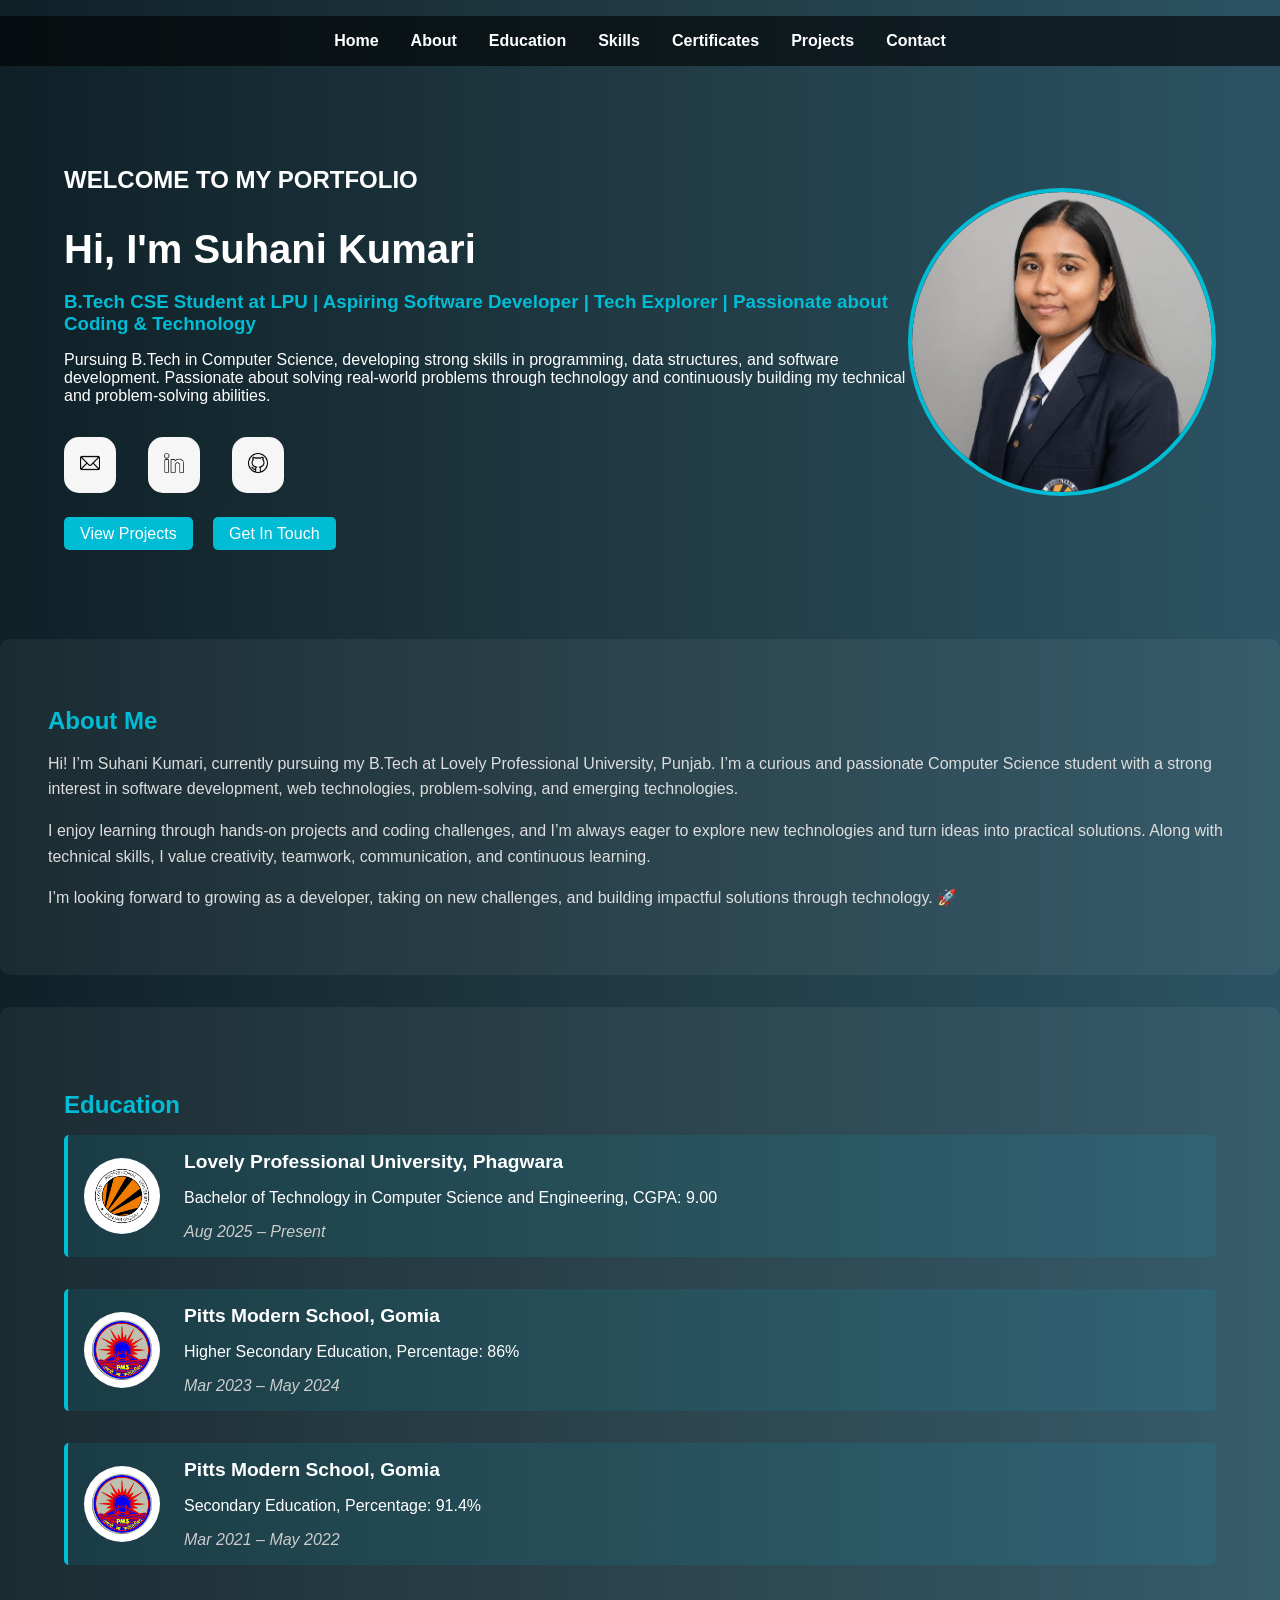
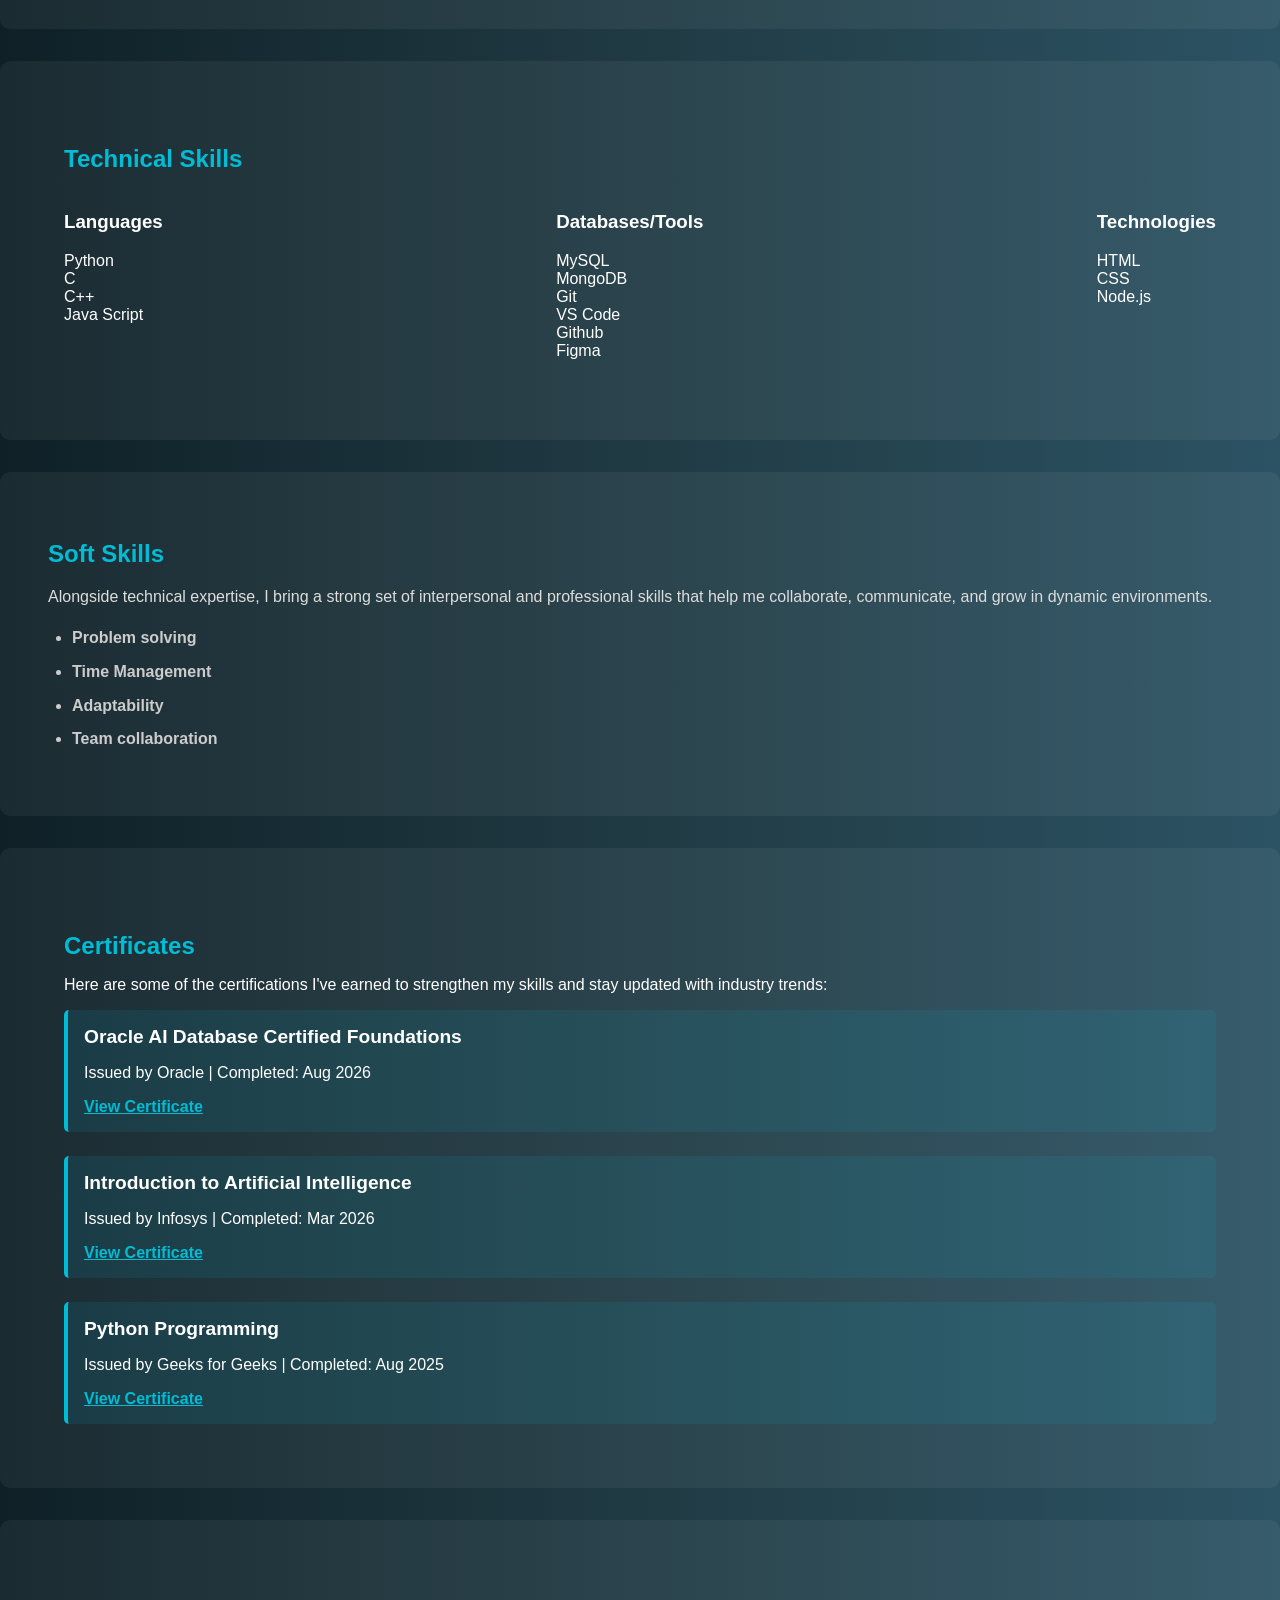
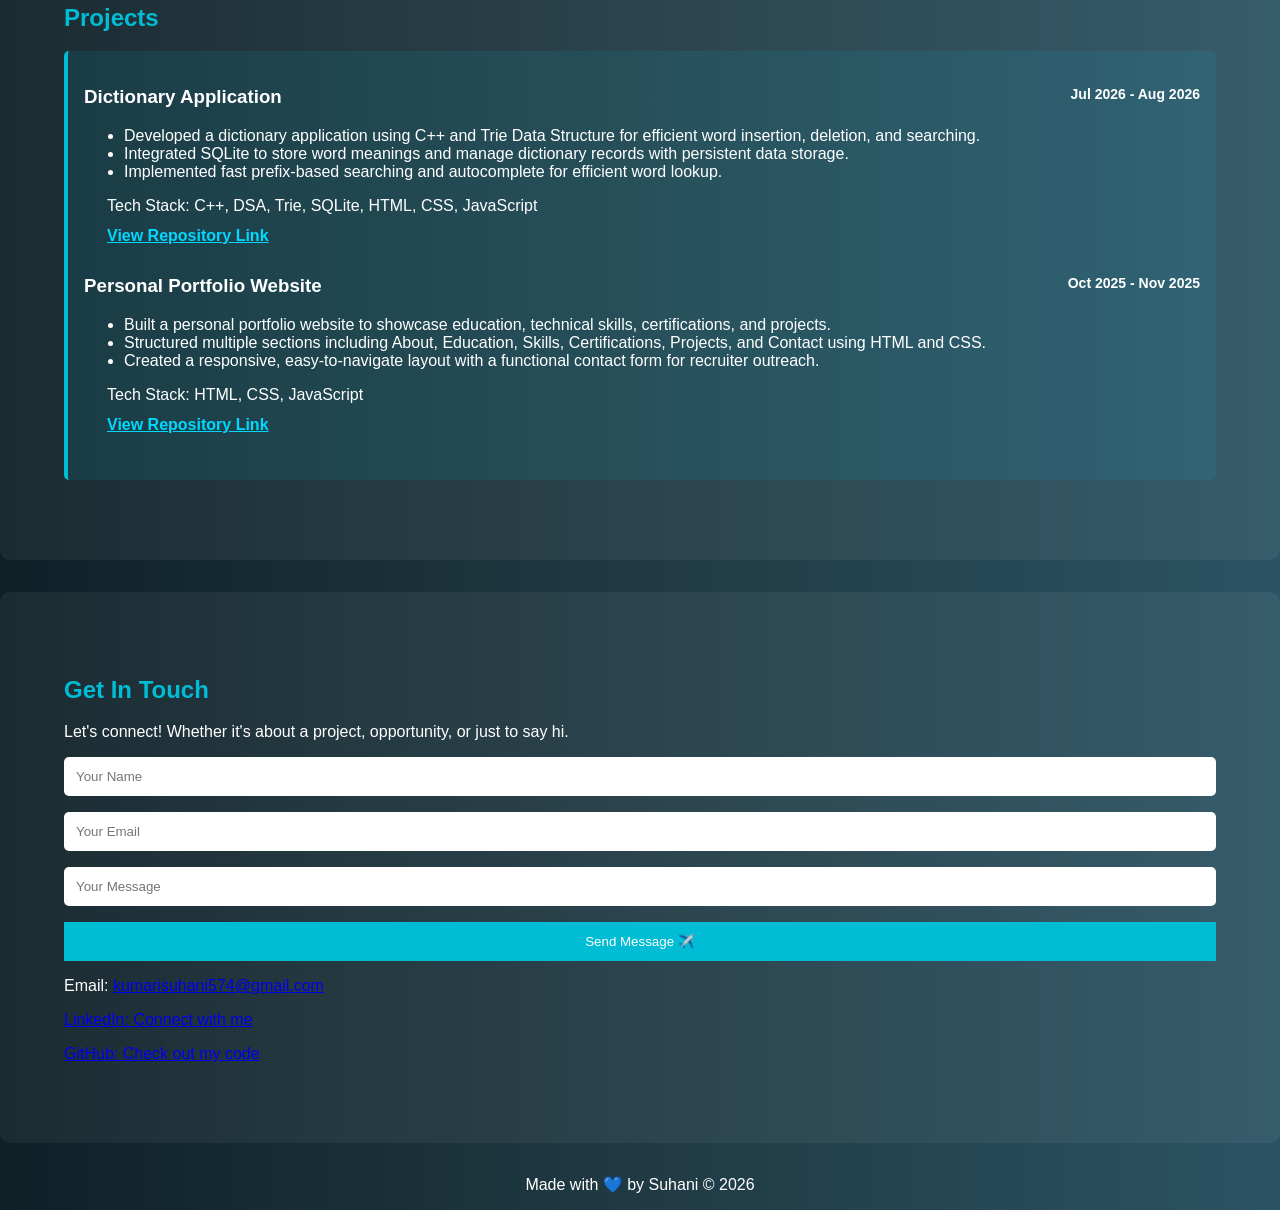
<file: portfolio.html>
<!DOCTYPE html>
<html lang="en">
<head>
    <meta charset="UTF-8">
    <meta name="viewport" content="width=device-width, initial-scale=1.0">
    <title>Document</title>
    <link rel="stylesheet" href="style.css">
</head>
<body>
    <header>
    <nav>
      <ul>
        <li><a href="#home">Home</a></li>
        <li><a href="#about">About</a></li>
        <li><a href="#education">Education</a></li>
        <li><a href="#skills">Skills</a></li>
        <li><a href="#certificates">Certificates</a></li>
        <li><a href="#projects">Projects</a></li>
    
        <li><a href="#contact">Contact</a></li>
        
      </ul>
    </nav>
  </header>

  <section id="home" class="hero">
    <div class="intro">
      <h2>WELCOME TO MY PORTFOLIO</h2>
      <h1>Hi, I'm Suhani Kumari</h1>
      <h3>B.Tech CSE Student at LPU | Aspiring Software Developer | Tech Explorer | Passionate about Coding & Technology </h3>
      <p>Pursuing B.Tech in Computer Science, developing strong skills in programming, data structures, and software development. Passionate about solving real-world problems through technology and continuously building my technical and problem-solving abilities.
</p>
      
      <section class="social-icons">
  <a href="mailto:kumarisuhani574@gmail.com" target="_blank" class="icon-button">
    <img src="email.png" alt="" />
  </a>
  <a href="https://www.linkedin.com/in/suhani-kumari07/" target="_blank" class="icon-button">
    <img src="linkedin.png" alt="" />
  </a>
  <a href="https://github.com/Suhani-kumari-007" target="_blank" class="icon-button">
    <img src="github.png" alt="" />
  </a>
</section>

      <div class="buttons">
        <a href="#projects">View Projects</a>
        <a href="#contact">Get In Touch</a>
      </div>
    </div>
    <div class="profile-photo">
      <!-- Add your image here -->
      <img src="kappframework-QvBveU(1)(1).png" alt="Priyeshi" />
    </div>
  </section>

  <!-- Add other sections: About, Skills, Projects, Experience, Contact -->




<section id="about" class="about-section">
  <h2>About Me</h2>
  <p>Hi! I’m Suhani Kumari, currently pursuing my B.Tech at Lovely Professional University, Punjab. I’m a curious and passionate Computer Science student with a strong interest in software development, web technologies, problem-solving, and emerging technologies.</p>
  <p>I enjoy learning through hands-on projects and coding challenges, and I’m always eager to explore new technologies and turn ideas into practical solutions. Along with technical skills, I value creativity, teamwork, communication, and continuous learning.</p>
  <p>I’m looking forward to growing as a developer, taking on new challenges, and building impactful solutions through technology. 🚀</p>
</section>





  
  
    

<section id="education" class="education-section">
  <h2>Education</h2>
  

  <div class="education-timeline">
    <div class="edu-card">
      <img src="lpu.png" alt="LPU Logo" />
      <div>
        <h3>Lovely Professional University, Phagwara</h3>
        <p>Bachelor of Technology in Computer Science and Engineering, CGPA: 9.00</p>
        <span>Aug 2025 – Present</span>
      </div>
    </div>

  

    <div class="edu-card">
      <img src="pms logo.jpg" alt="Pms Logo" />
      <div>
        <h3>Pitts Modern School, Gomia</h3>
        <p>Higher Secondary Education, Percentage: 86%</p>
        <span>Mar 2023 – May 2024</span>
      </div>
    </div>

    <div class="edu-card">
      <img src="pms logo.jpg" alt="pms Logo" />
      <div>
        <h3>Pitts Modern School, Gomia</h3>
        <p>Secondary Education, Percentage: 91.4%</p>
        <span>Mar 2021 – May 2022</span>
      </div>
    </div>
  </div>
</section>


<section id="skills" class="skills-section">
  <h2>Technical Skills</h2>
  <div class="skills-grid">
    <div class="skill-category">
      <h3>Languages</h3>
      <ul>
        <li>Python</li>
        <li>C</li>
        <li>C++</li>
        <li>Java Script</li>
      </ul>
    </div>
    <div class="skill-category">
      <h3>Databases/Tools</h3>
      <ul>
        <li>MySQL</li>
        <li>MongoDB</li>
        <li>Git</li>
        <li>VS Code</li>
        <li>Github</li>
        <li>Figma</li>
      </ul>
    </div>
    <div class="skill-category">
      <h3>Technologies</h3>
      <ul>
        <li>HTML</li>
        <li>CSS</li>
        <li>Node.js</li>
      </ul>
    
    </div>
    
  </div>
</section>

    
      
  
<section id="soft-skills" class="info-section">
  <h2>Soft Skills</h2>
  <p>Alongside technical expertise, I bring a strong set of interpersonal and professional skills that help me collaborate, communicate, and grow in dynamic environments.</p>
  <ul>
    <li><strong>Problem solving</strong></li>
    <li><strong>Time Management</strong></li>
    <li><strong>Adaptability</strong></li>
    <li><strong>Team collaboration</strong></li>
  </ul>
  </ul>
</section>







    
    
    
    

        




<section id="certificates" class="certificates-section">
  <h2>Certificates</h2>
  <p>Here are some of the certifications I've earned to strengthen my skills and stay updated with industry trends:</p>
  
  <div class="certificate-list">
    <div class="certificate-card">
      <h3>Oracle AI Database Certified Foundations</h3>
      <p>Issued by Oracle | Completed: Aug 2026</p>
      <a href="eCertificate (1).pdf" target="_blank">View Certificate</a>
    </div>
    
    <div class="certificate-card">
      <h3>Introduction to Artificial Intelligence</h3>
      <p>Issued by Infosys | Completed: Mar 2026</p>
      <a href="dda4f760-c8d7-454d-b613-df2ab81c045f (2).pdf" target="_blank">View Certificate</a>
    </div>

    <div class="certificate-card">
      <h3>Python Programming</h3>
      <p>Issued by Geeks for Geeks | Completed: Aug 2025</p>
      <a href="geeks for geeks python certificate.pdf" target="_blank">View Certificate</a>
    </div>
  </div>
</section>






<section id="projects" class="projects-section">
  <h2>Projects</h2>
  <div class="project-card">
    <div class="project-item">
      <h3>Dictionary Application</h3>
      <span class="project-date">Jul 2026 - Aug 2026</span>
      <ul>
          <li>Developed a dictionary application using C++ and Trie Data Structure for efficient word insertion, deletion, and searching. </li>
          <li>Integrated SQLite to store word meanings and manage dictionary records with persistent data storage.</li>
          <li>Implemented fast prefix-based searching and autocomplete for efficient word lookup.</li>
      </ul>
      <span class="tech-used">Tech Stack: C++, DSA, Trie, SQLite, HTML, CSS, JavaScript</span>
      <a href="https://github.com/Suhani-kumari-007/dictionary-application" target="_blank" class="repo-link">View Repository Link</a>
    </div>
    <div class="project-item">
      <h3>Personal Portfolio Website</h3>
      <span class="project-date">Oct 2025 - Nov 2025</span>
      <ul>
        <li>Built a personal portfolio website to showcase education, technical skills, certifications, and projects.</li>
        <li>Structured multiple sections including About, Education, Skills, Certifications, Projects, and Contact using HTML and CSS. </li>
        <li>Created a responsive, easy-to-navigate layout with a functional contact form for recruiter outreach.</li>
      </ul>
      <span class="tech-used">Tech Stack: HTML, CSS, JavaScript</span>
      <a href="https://github.com/Suhani-kumari-007/portfolio" target="_blank" class="repo-link">View Repository Link</a>
    </div>
  </div>
</section>


<section id="contact" class="contact-section">
  <h2>Get In Touch</h2>
  <p>Let's connect! Whether it's about a project, opportunity, or just to say hi.</p>
  <form>
    <input type="text" placeholder="Your Name" required />
    <input type="email" placeholder="Your Email" required />
    <input type="text" placeholder="Your Message" required>
    
    <button type="submit">Send Message ✈️</button>
  </form>
  <div class="contact-links">
    <p>Email: <a href="mailto:kumarisuhani574@gmail.com">kumarisuhani574@gmail.com</a></p>
    <p><a href="https://www.linkedin.com/in/suhani-kumari07">LinkedIn: Connect with me</a></p>
    <p><a href="https://github.com/Suhani-kumari-007">GitHub: Check out my code</a></p>
  </div>
</section>

<footer>
    <p><center>Made with 💙 by Suhani © 2026</center></p>
  </footer>


</body>
</html>
</file>
<file: style.css>
body {
  margin: 0;
  font-family: 'Segoe UI', sans-serif;
  background: linear-gradient(to right, #0f2027, #203a43, #2c5364);
  color: white;
}

header nav ul {
  display: flex;
  justify-content: center;
  list-style: none;
  padding: 1rem;
  background-color: rgba(0, 0, 0, 0.6);
}

nav ul li {
  margin: 0 1rem;
}

nav ul li a {
  color: white;
  text-decoration: none;
  font-weight: bold;
}

.resume-btn {
  background-color: #00bcd4;
  padding: 0.5rem 1rem;
  border-radius: 5px;
}

.hero {
  display: flex;
  justify-content: space-between;
  align-items: center;
  padding: 4rem;
}

.intro h1 {
  font-size: 2.5rem;
  margin-bottom: 0.5rem;
}

.intro h3 {
  color: #00bcd4;
  margin-bottom: 1rem;
}

.buttons a {
  margin-right: 1rem;
  padding: 0.5rem 1rem;
  background-color: #00bcd4;
  color: white;
  text-decoration: none;
  border-radius: 5px;
}

.profile-photo img {
  width: 300px;
  border-radius: 50%;
  border: 4px solid #00bcd4;
}

.skills-section, .projects-section, .contact-section {
  padding: 4rem;
  background-color: rgba(255, 255, 255, 0.05);
  margin: 2rem 0;
  border-radius: 10px;
}

.skills-grid {
  display: flex;
  justify-content: space-between;
}

.skill-category ul {
  list-style: none;
  padding: 0;
}

.project-card {
  background-color: rgba(0, 188, 212, 0.1);
  padding: 1rem;
  margin-bottom: 1rem;
  border-left: 4px solid #00bcd4;
  border-radius: 5px;
}

.contact-section form {
  display: flex;
  flex-direction: column;
  gap: 1rem;
}

.contact-section input, .contact-section textarea {
  padding: 0.75rem;
  border: none;
  border-radius: 5px;
}

.contact-section button {
  background-color: #00bcd4;
  color: white;
  padding: 0.75rem;
  border: none;
  border-radius: 5
  cursor: pointer;

}

.certificates-section {
  padding: 4rem;
  background-color: rgba(255, 255, 255, 0.05);
  margin: 2rem 0;
  border-radius: 10px;
}

.certificates-section h2 {
  color: #00bcd4;
  margin-bottom: 1rem;
}

.certificate-list {
  display: flex;
  flex-direction: column;
  gap: 1.5rem;
}

.certificate-card {
  background-color: rgba(0, 188, 212, 0.1);
  padding: 1rem;
  border-left: 4px solid #00bcd4;
  border-radius: 5px;
}

.certificate-card h3 {
  margin: 0;
  font-size: 1.2rem;
}

.certificate-card a {
  color: #00bcd4;
  text-decoration: underline;
  font-weight: bold;
}

.education-section {
  padding: 4rem;
  background-color: rgba(255, 255, 255, 0.05);
  margin: 2rem 0;
  border-radius: 10px;
}

.education-section h2 {
  color: #00bcd4;
  margin-bottom: 1rem;
}

.education-timeline {
  display: flex;
  flex-direction: column;
  gap: 2rem;
}

.edu-card {
  display: flex;
  align-items: center;
  gap: 1.5rem;
  background-color: rgba(0, 188, 212, 0.1);
  padding: 1rem;
  border-left: 4px solid #00bcd4;
  border-radius: 5px;
}

.edu-card img {
  width: 60px;
  height: 60px;
  object-fit: contain;
  border-radius: 50%;
  background-color: white;
  padding: 0.5rem;
}

.edu-card h3 {
  margin: 0;
  font-size: 1.2rem;
}

.edu-card span {
  font-style: italic;
  color: #ccc;
}




.about-section, .info-section {
  padding: 3rem;
  background-color: rgba(255, 255, 255, 0.05);
  margin: 2rem 0;
  border-radius: 10px;
}

.about-section h2, .info-section h2 {
  color: #00bcd4;
  margin-bottom: 1rem;
}

.about-section p, .info-section p, .info-section ul li {
  color: #ddd;
  line-height: 1.6;
  margin-bottom: 1rem;
}

.info-section ul {
  list-style: disc;
  padding-left: 1.5rem;
}

.social-icons {
  display: flex;
  justify-content: left;
  gap: 2rem;
  margin: 2rem 0;
}

.icon-button {
  background-color: rgba(252, 251, 251, 0.978);
  padding: 1rem;
  border-radius: 15px;
  transition: transform 0.3s ease, background-color 0.3s ease;
  display: inline-block;
}

.icon-button img {
  width: 20px;
  height: 20px;
}

.icon-button:hover {
  transform: scale(1.1);
  background-color: #00bcd4;
}



.info-section {
  padding: 3rem;
  background-color: rgba(255, 255, 255, 0.05);
  margin: 2rem 0;
  border-radius: 10px;
}

.info-section h2 {
  color: #00bcd4;
  margin-bottom: 1rem;
}

.info-section p {
  color: #ddd;
  line-height: 1.6;
  margin-bottom: 1rem;
}

.info-section ul {
  list-style: disc;
  padding-left: 1.5rem;
}

.info-section ul li {
  color: #ccc;
  line-height: 1.6;
  margin-bottom: 0.5rem;
}



.skills-section h2{
  color: #00bcd4 ;
} 

.projects-section h2{
  color: #00bcd4;
}
 
.contact-section h2{
  color: #00bcd4 ;
}

.project-card {
    position: relative;
}

.project-item {
    position: relative;
    margin-bottom: 30px;
}

.project-date {
    position: absolute;
    top: 0;
    right: 0;
    font-size: 14px;
    font-weight: bold;
}

.repo-link {
    display: block;
    margin-top: 12px;
    margin-left: 23px;
    color: #00d9ff;
    font-weight: bold;
    text-decoration: underline;
}

.tech-used {
    display: block;
    margin-top: 10px;
    margin-left: 23px;
}
</file>
